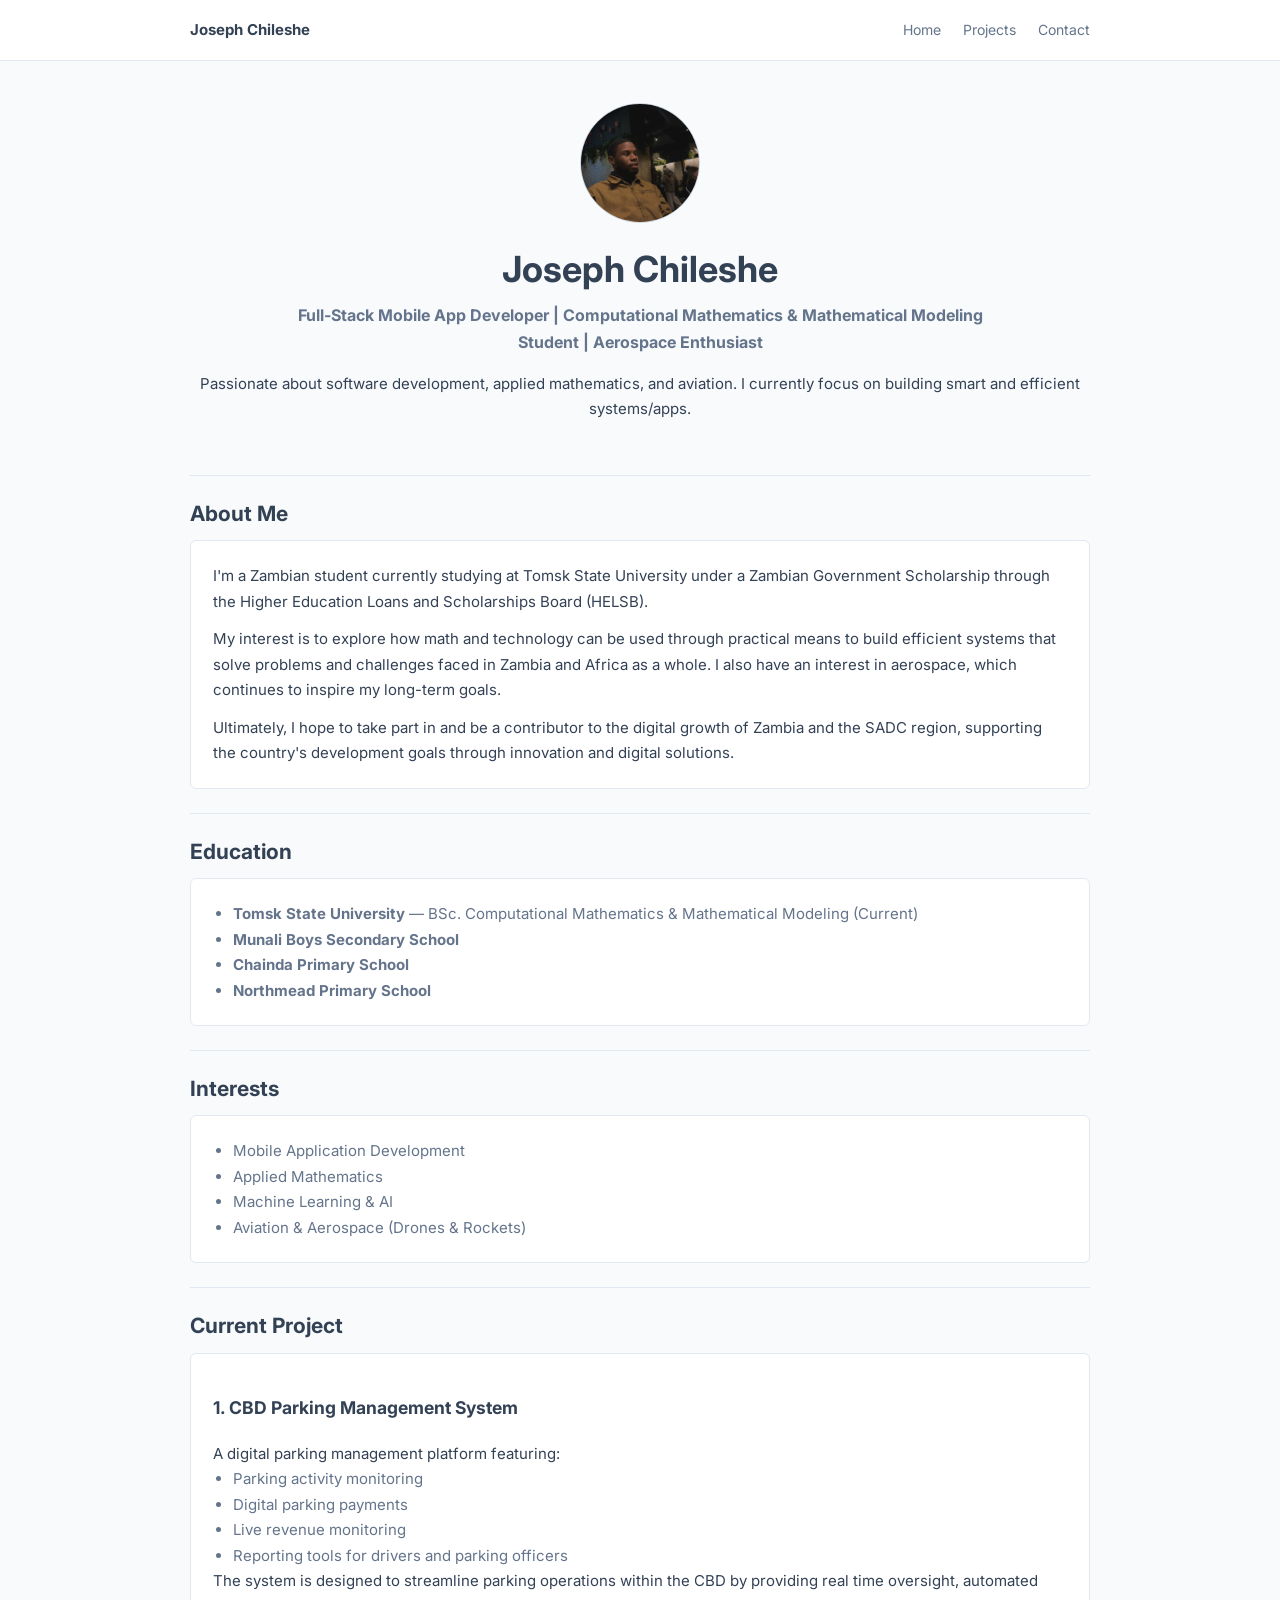
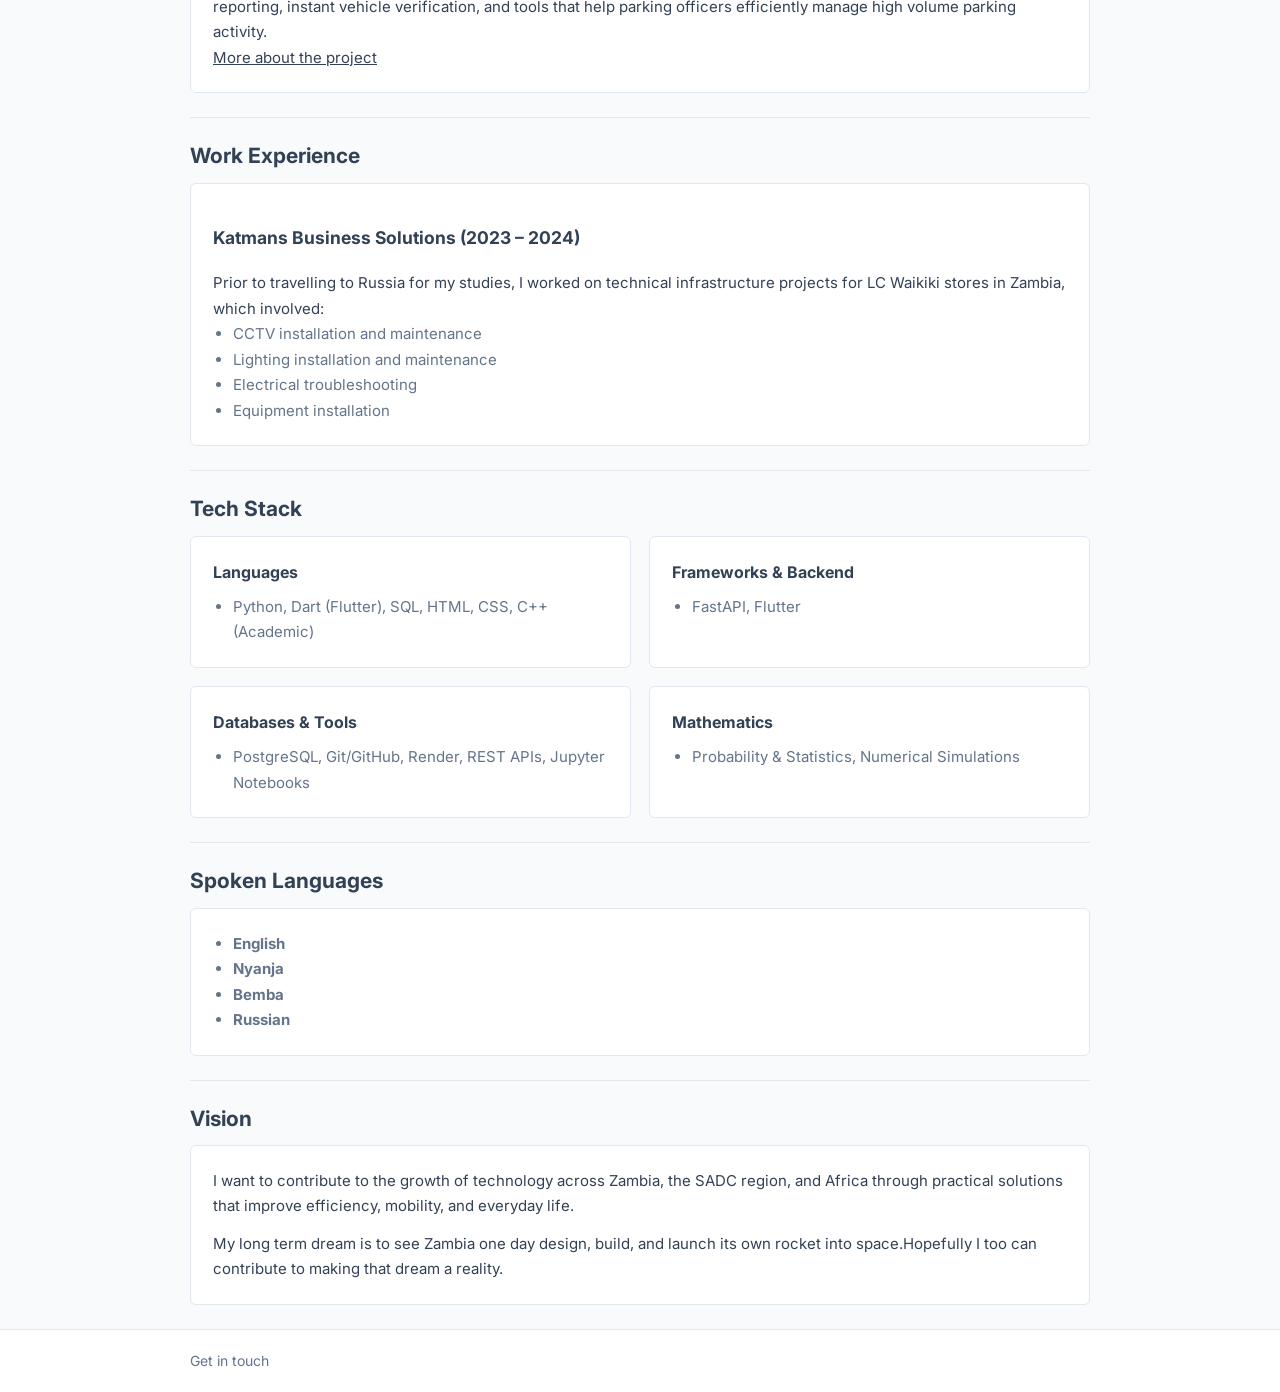
<file: index.html>
<!DOCTYPE html>
<html lang="en">
<head>
  <meta charset="UTF-8">
  <meta name="viewport" content="width=device-width, initial-scale=1">
  <meta name="description" content="Joseph Chileshe — Full-Stack Mobile App Developer, Computational Mathematics and Mathematical Modeling student, and Aerospace Enthusiast.">
  <title>Joseph Chileshe | Home</title>
  <link rel="preconnect" href="https://fonts.googleapis.com">
  <link rel="preconnect" href="https://fonts.gstatic.com" crossorigin>
  <link href="https://fonts.googleapis.com/css2?family=Inter:wght@400;500;600;700&display=swap" rel="stylesheet">
  <link rel="stylesheet" href="style.css">
  <script src="script.js" defer></script>
</head>
<body>
  <header class="site-header">
    <nav class="navigation container" aria-label="Main navigation">
      <a class="brand" href="index.html">Joseph Chileshe</a>
      <div class="nav-links">
        <a href="index.html">Home</a>
        <a href="projects.html">Projects</a>
        <a href="contact.html">Contact</a>
      </div>
    </nav>
  </header>

  <main id="top">
    <!-- 1. HERO SECTION -->
    <section class="hero container">
      <img class="portrait-placeholder" src="profile.jpg" alt="Joseph Chileshe">
      <h1>Joseph Chileshe</h1>
      <p class="hero-subtitle"><strong>Full-Stack Mobile App Developer | Computational Mathematics &amp; Mathematical Modeling Student | Aerospace Enthusiast</strong></p>
      
      <p class="hero-intro">Passionate about software development, applied mathematics, and aviation. I currently focus on building smart and efficient systems/apps. </p>
    </section>

    <!-- 2. ABOUT ME -->
    <section class="section container" aria-labelledby="about-heading">
      <h2 id="about-heading">About Me</h2>
      <div class="content-card">
        <p>I'm a Zambian student currently studying at Tomsk State University under a Zambian Government Scholarship through the Higher Education Loans and Scholarships Board (HELSB).</p>
        
        <p>My interest is to explore how math and technology can be used through practical means to build efficient systems that solve problems and challenges faced in Zambia and Africa as a whole. I also have an interest in aerospace, which continues to inspire my long-term goals.</p>
        
        <p>Ultimately, I hope to take part in and be a contributor to the digital growth of Zambia and the SADC region, supporting the country's development goals through innovation and digital solutions.</p>
      </div>
    </section>

    <!-- 3. EDUCATION -->
    <section class="section container" aria-labelledby="education-heading">
      <h2 id="education-heading">Education</h2>
      <div class="content-card">
        <ul class="simple-list">
          <li><strong>Tomsk State University</strong> — BSc. Computational Mathematics & Mathematical Modeling (Current)</li>
          <li><strong>Munali Boys Secondary School</strong></li>
          <li><strong>Chainda Primary School</strong></li>
          <li><strong>Northmead Primary School</strong></li>
        </ul>
      </div>
    </section>


    <!-- 8. INTERESTS -->
    <section class="section container" aria-labelledby="interests-heading">
      <h2 id="interests-heading">Interests</h2>
      <div class="content-card">
        <ul class="simple-list">
          <li>Mobile Application Development</li>
          <li>Applied Mathematics</li>
          <li>Machine Learning & AI</li>
          <li>Aviation & Aerospace (Drones & Rockets)</li>
        </ul>
      </div>
    </section>


     <!-- 7. PROJECTS -->
    <section class="section container" aria-labelledby="project-heading">
      <h2 id="project-heading">Current Project</h2>
      <article class="content-card">
        <h3>1. CBD Parking Management System</h3>
        <p>A digital parking management platform featuring:</p>
        <ul class="simple-list">
          <li>Parking activity monitoring</li>
          <li>Digital parking payments</li>
          <li>Live revenue monitoring</li>
          <li>Reporting tools for drivers and parking officers</li>
        </ul>
        <p>The system is designed to streamline parking operations within the CBD by providing real time oversight, automated reporting, instant vehicle verification, and tools that help parking officers efficiently manage high volume parking activity.</p>
        <a class="text-link" href="projects.html">More about the project</a>
      </article>
    </section>

    <!-- 4. WORK EXPERIENCE -->
    <section class="section container" aria-labelledby="experience-heading">
      <h2 id="experience-heading">Work Experience</h2>
      <article class="content-card">
        <h3>Katmans Business Solutions <span class="normal-weight">(2023 – 2024)</span></h3>
        <p>Prior to travelling to Russia for my studies, I worked on technical infrastructure projects for LC Waikiki stores in Zambia, which involved:</p>
        <ul class="simple-list">
          <li>CCTV installation and maintenance</li>
          <li>Lighting installation and maintenance</li>
          <li>Electrical troubleshooting</li>
          <li>Equipment installation</li>
        </ul>
      </article>
    </section>

    <!-- 5. TECH STACK -->
    <section class="section container" aria-labelledby="stack-heading">
      <h2 id="stack-heading">Tech Stack</h2>
      <div class="stack-grid">
        <div class="content-card">
          <h3>Languages</h3>
          <ul class="simple-list">
            <li>Python, Dart (Flutter), SQL, HTML, CSS, C++ (Academic)</li>
          </ul>
        </div>
        <div class="content-card">
          <h3>Frameworks &amp; Backend</h3>
          <ul class="simple-list">
            <li>FastAPI, Flutter</li>
          </ul>
        </div>
        <div class="content-card">
          <h3>Databases &amp; Tools</h3>
          <ul class="simple-list">
            <li>PostgreSQL, Git/GitHub, Render, REST APIs, Jupyter Notebooks</li>
          </ul>
        </div>
        <div class="content-card">
          <h3>Mathematics</h3>
          <ul class="simple-list">
            <li>Probability & Statistics, Numerical Simulations</li>
          </ul>
        </div>
      </div>
    </section>

    <!-- 6. SPOKEN LANGUAGES -->
    <section class="section container" aria-labelledby="languages-heading">
      <h2 id="languages-heading">Spoken Languages</h2>
      <div class="content-card">
        <ul class="simple-list">
          <li><strong>English</strong></li>
          <li><strong>Nyanja</strong></li>
          <li><strong>Bemba</strong></li>
          <li><strong>Russian</strong></li>
        </ul>
      </div>
    </section>

   

    

    <!-- 9. VISION -->
    <section class="section container" aria-labelledby="vision-heading">
      <h2 id="vision-heading">Vision</h2>
      <div class="content-card">
        <p>I want to contribute to the growth of technology across Zambia, the SADC region, and Africa through practical solutions that improve efficiency, mobility, and everyday life.</p>
        <p>My long term dream is to see Zambia one day design, build, and launch its own rocket into space.Hopefully I too can contribute to making that dream a reality.</p>
      </div>
    </section>
  </main>

  <footer class="site-footer">
    <div class="container footer-content">
      <a href="contact.html">Get in touch</a>
    </div>
  </footer>
</body>
</html>
</file>
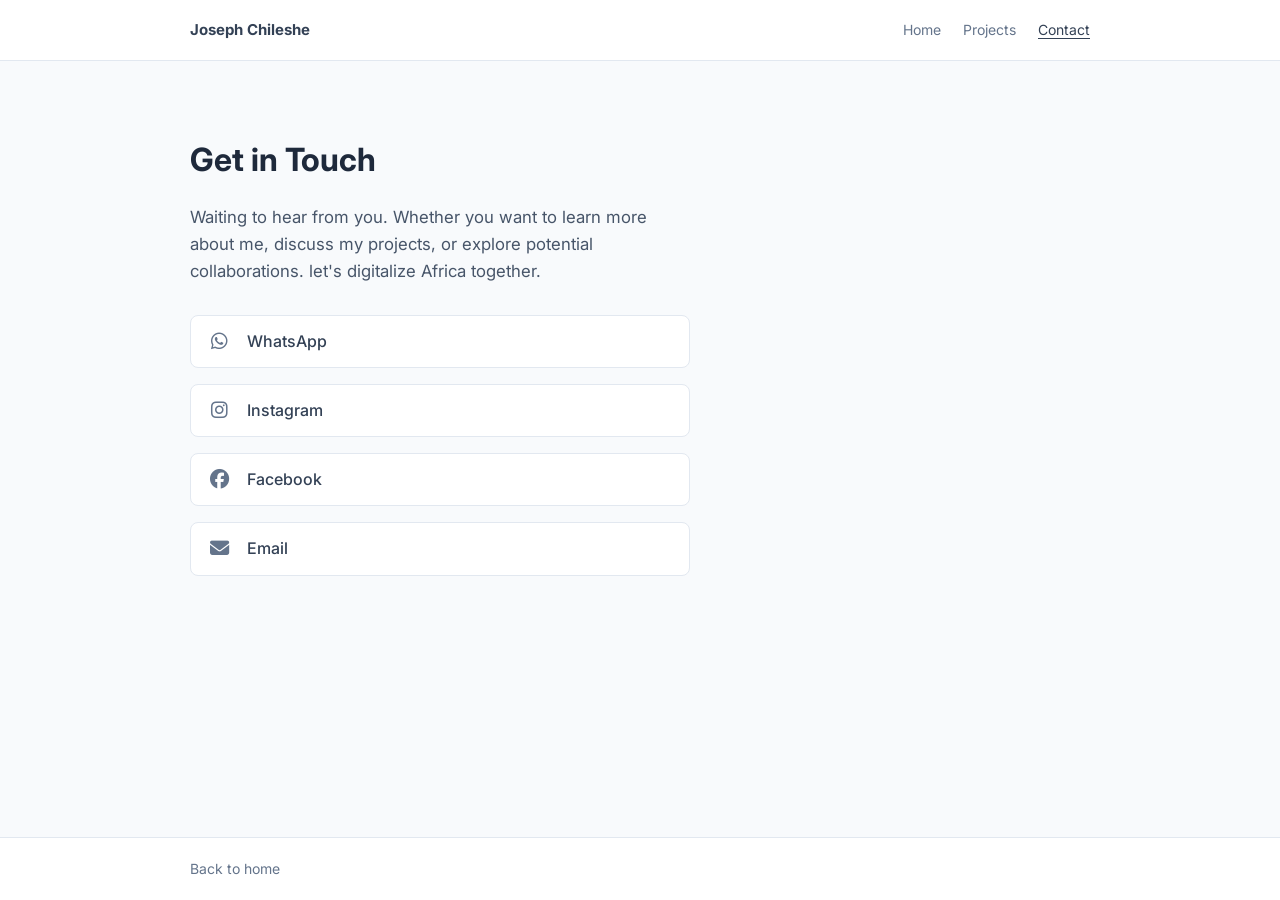
<file: contact.html>
<!DOCTYPE html>
<html lang="en">
<head>
  <meta charset="UTF-8">
  <meta name="viewport" content="width=device-width, initial-scale=1">
  <meta name="description" content="Contact Joseph Chileshe.">
  <title>Contact | Joseph Chileshe</title>
  <link rel="preconnect" href="https://fonts.googleapis.com">
  <link rel="preconnect" href="https://fonts.gstatic.com" crossorigin>
  <link href="https://fonts.googleapis.com/css2?family=Inter:wght@400;500;600;700&display=swap" rel="stylesheet">
  
  <!-- FontAwesome for Icons -->
  <link rel="stylesheet" href="https://cdnjs.cloudflare.com/ajax/libs/font-awesome/6.4.0/css/all.min.css">
  
  <link rel="stylesheet" href="style.css">
  <script src="script.js" defer></script>
  
  <!-- Small style block for the list design -->
  <style>
    .contact-list {
      display: flex;
      flex-direction: column;
      gap: 16px;
      margin-top: 20px;
    }
    .contact-item {
      display: flex; 
      align-items: center; 
      gap: 16px; 
      padding: 12px 16px;
      background-color: #FFFFFF;
      border: 1px solid #E2E8F0;
      border-radius: 8px;
      color: #334155; 
      text-decoration: none; 
      font-size: 1rem; 
      font-weight: 500; 
      transition: all 0.2s ease;
    }
    .contact-item:hover {
      border-color: #94A3B8;
      background-color: #F8FAFC;
      transform: translateX(4px); /* Slight slide effect on hover */
    }
    .contact-item i {
      font-size: 1.2rem;
      color: #64748B;
      width: 24px;
      text-align: center;
    }
  </style>
</head>
<body>
  <header class="site-header">
    <nav class="navigation container" aria-label="Main navigation">
      <a class="brand" href="index.html">Joseph Chileshe</a>
      <div class="nav-links">
        <a href="index.html">Home</a>
        <a href="projects.html">Projects</a>
        <a href="contact.html" aria-current="page">Contact</a>
      </div>
    </nav>
  </header>

  <main class="container page-main">
    <!-- Left-aligned layout to match the rest of the site -->
    <div style="max-width: 500px; margin-top: 30px;">
      
      <h1 style="font-size: 2rem; color: #1E293B; margin-bottom: 10px;">Get in Touch</h1>
      
      <p style="color: #475569; font-size: 1.05rem; line-height: 1.6; margin-bottom: 30px;">
        Waiting to hear from you. Whether you want to learn more about me, discuss my projects, or explore potential collaborations. let's digitalize Africa together.
      </p>
      
      <!-- Clean vertical list -->
      <div class="contact-list">
        
        <!-- WhatsApp -->
        <a href="https://wa.me/79969793987" target="_blank" rel="noopener noreferrer" class="contact-item">
          <i class="fab fa-whatsapp"></i>
          WhatsApp
        </a>

        <!-- Instagram -->
        <a href="https://www.instagram.com/joseph_chileshe__" target="_blank" rel="noopener noreferrer" class="contact-item">
          <i class="fab fa-instagram"></i>
          Instagram
        </a>

        <!-- Facebook -->
        <a href="https://www.facebook.com/profile.php?id=61571620946299" target="_blank" rel="noopener noreferrer" class="contact-item">
          <i class="fab fa-facebook"></i>
          Facebook
        </a>

        <!-- Email -->
        <a href="mailto:josephchileshe09721@gmail.com" class="contact-item">
          <i class="fas fa-envelope"></i>
          Email
        </a>

      </div>
    </div>
  </main>

  <footer class="site-footer">
    <div class="container footer-content">
      <a href="index.html">Back to home</a>
    </div>
  </footer>
</body>
</html>
</file>
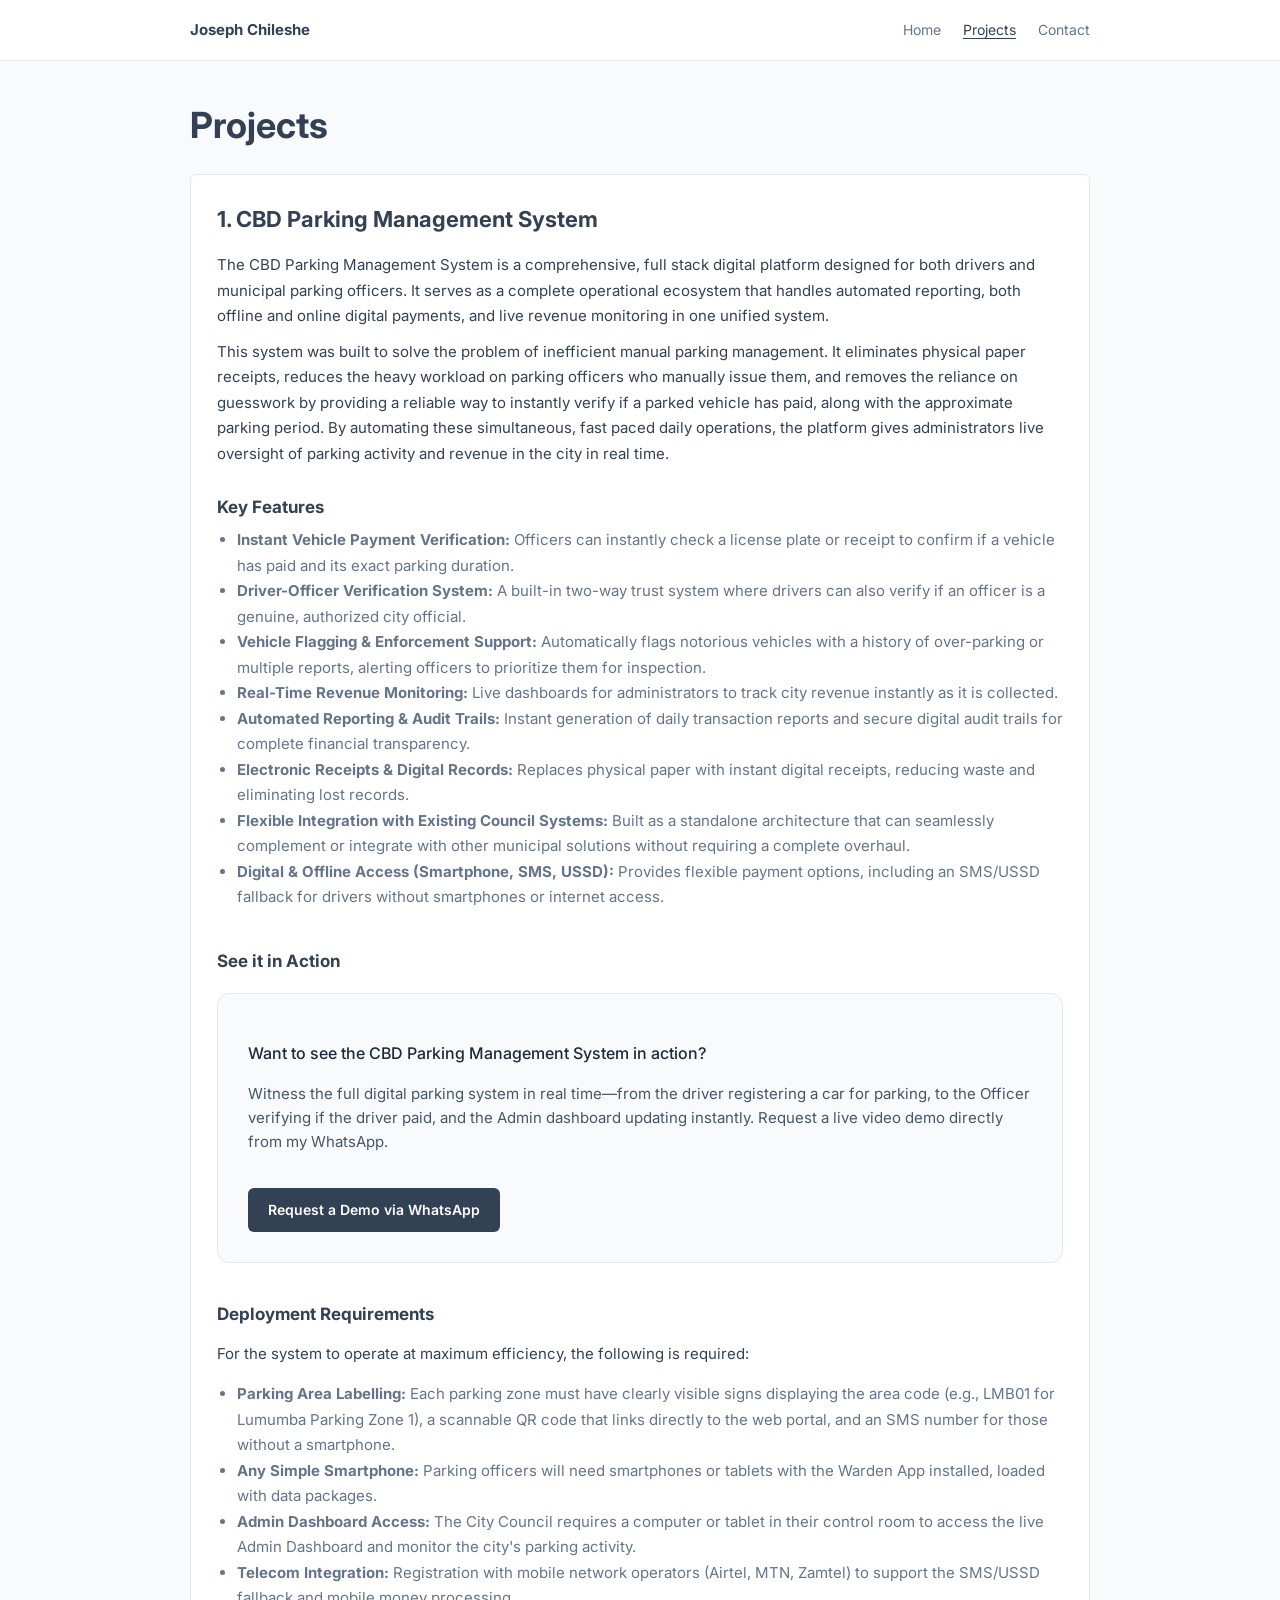
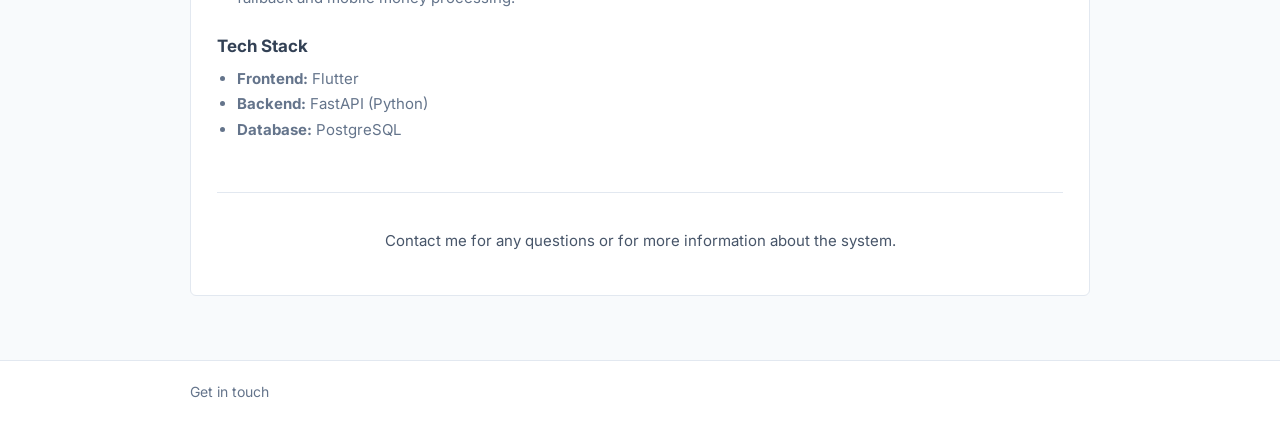
<file: projects.html>
<!DOCTYPE html>
<html lang="en">
<head>
  <meta charset="UTF-8">
  <meta name="viewport" content="width=device-width, initial-scale=1">
  <meta name="description" content="Joseph Chileshe's CBD Parking Management System project.">
  <title>Projects | Joseph Chileshe</title>
  <link rel="preconnect" href="https://fonts.googleapis.com">
  <link rel="preconnect" href="https://fonts.gstatic.com" crossorigin>
  <link href="https://fonts.googleapis.com/css2?family=Inter:wght@400;500;600;700&display=swap" rel="stylesheet">
  <link rel="stylesheet" href="style.css">
  <script src="script.js" defer></script>
</head>
<body>
  <header class="site-header">
    <nav class="navigation container" aria-label="Main navigation">
      <a class="brand" href="index.html">Joseph Chileshe</a>
      <div class="nav-links">
        <a href="index.html">Home</a>
        <a href="projects.html" aria-current="page">Projects</a>
        <a href="contact.html">Contact</a>
      </div>
    </nav>
  </header>

  <main class="container page-main">
    <header class="page-intro">
      <h1>Projects</h1>
    </header>

    <article class="project-case-study">
      <div class="project-content">
        <h2>1. CBD Parking Management System</h2>
        
        <p>The CBD Parking Management System is a comprehensive, full stack digital platform designed for both drivers and municipal parking officers. It serves as a complete operational ecosystem that handles automated reporting, both offline and online digital payments, and live revenue monitoring in one unified system.</p>

        <p>This system was built to solve the problem of inefficient manual parking management. It eliminates physical paper receipts, reduces the heavy workload on parking officers who manually issue them, and removes the reliance on guesswork by providing a reliable way to instantly verify if a parked vehicle has paid, along with the approximate parking period. By automating these simultaneous, fast paced daily operations, the platform gives administrators live oversight of parking activity and revenue in the city in real time.</p>
        
        <!-- MOVED KEY FEATURES UP HERE -->
        <section class="project-subsection" aria-labelledby="features-heading" style="margin-top: 30px;">
          <h3 id="features-heading">Key Features</h3>
          <ul class="simple-list">
            <li><strong>Instant Vehicle Payment Verification:</strong> Officers can instantly check a license plate or receipt to confirm if a vehicle has paid and its exact parking duration.</li>
            <li><strong>Driver-Officer Verification System:</strong> A built-in two-way trust system where drivers can also verify if an officer is a genuine, authorized city official.</li>
            <li><strong>Vehicle Flagging & Enforcement Support:</strong> Automatically flags notorious vehicles with a history of over-parking or multiple reports, alerting officers to prioritize them for inspection.</li>
            <li><strong>Real-Time Revenue Monitoring:</strong> Live dashboards for administrators to track city revenue instantly as it is collected.</li>
            <li><strong>Automated Reporting & Audit Trails:</strong> Instant generation of daily transaction reports and secure digital audit trails for complete financial transparency.</li>
            <li><strong>Electronic Receipts & Digital Records:</strong> Replaces physical paper with instant digital receipts, reducing waste and eliminating lost records.</li>
            <li><strong>Flexible Integration with Existing Council Systems:</strong> Built as a standalone architecture that can seamlessly complement or integrate with other municipal solutions without requiring a complete overhaul.</li>
            <li><strong>Digital & Offline Access (Smartphone, SMS, USSD):</strong> Provides flexible payment options, including an SMS/USSD fallback for drivers without smartphones or internet access.</li>
          </ul>
        </section>

        <!-- SEE IT IN ACTION MOVED BELOW FEATURES -->
        <section class="project-subsection" style="margin-bottom: 40px; margin-top: 40px;">
          <h3>See it in Action</h3>
          
          <div style="margin-top: 20px; padding: 30px; background-color: #F8FAFC; border-radius: 12px; border: 1px solid #E2E8F0;">
            <p style="font-size: 16px; color: #1E293B; margin-bottom: 12px; font-weight: 500;">
              Want to see the CBD Parking Management System in action?
            </p>
            
            <p style="color: #475569; font-size: 15px; line-height: 1.6; margin-bottom: 24px;">
              Witness the full digital parking system in real time—from the driver registering a car for parking, to the Officer verifying if the driver paid, and the Admin dashboard updating instantly. Request a live video demo directly from my WhatsApp.
            </p>
            
            <a href="https://wa.me/79969793987?text=Hi%20Joseph,%20I%20saw%20your%20CBD%20Parking%20project%20and%20would%20love%20to%20request%20a%20live%20demo!" 
               target="_blank" 
               style="display: inline-block; background-color: #334155; color: #FFFFFF; padding: 10px 20px; border-radius: 6px; text-decoration: none; font-weight: 600; font-size: 14px; margin-top: 10px;">
               Request a Demo via WhatsApp
            </a>
          </div>
        </section>

        <section class="project-subsection" aria-labelledby="requirements-heading">
          <h3 id="requirements-heading">Deployment Requirements</h3>
          <p>For the system to operate at maximum efficiency, the following is required:</p>
          <ul class="simple-list">
            <li><strong>Parking Area Labelling:</strong> Each parking zone must have clearly visible signs displaying the area code (e.g., LMB01 for Lumumba Parking Zone 1), a scannable QR code that links directly to the web portal, and an SMS number for those without a smartphone.</li>
            <li><strong>Any Simple Smartphone:</strong> Parking officers will need smartphones or tablets with the Warden App installed, loaded with data packages.</li>
            <li><strong>Admin Dashboard Access:</strong> The City Council requires a computer or tablet in their control room to access the live Admin Dashboard and monitor the city's parking activity.</li>
            <li><strong>Telecom Integration:</strong> Registration with mobile network operators (Airtel, MTN, Zamtel) to support the SMS/USSD fallback and mobile money processing.</li>
          </ul>
        </section> 

        <section class="project-subsection" aria-labelledby="project-stack-heading">
          <h3 id="project-stack-heading">Tech Stack</h3>
          <ul class="simple-list">
            <li><strong>Frontend:</strong> Flutter</li>
            <li><strong>Backend:</strong> FastAPI (Python)</li>
            <li><strong>Database:</strong> PostgreSQL</li>
          </ul>
        </section>

        <div style="margin-top: 50px; padding-top: 20px; border-top: 1px solid #E2E8F0; text-align: center;">
          <p style="font-size: 15px; color: #475569;">
            Contact me for any questions or for more information about the system.
          </p>
        </div>

      </div>
    </article>
  </main>

  <footer class="site-footer">
    <div class="container footer-content">
      <a href="contact.html">Get in touch</a>
    </div>
  </footer>
</body>
</html>
</file>
<file: style.css>
:root {
  --slate: #334155;
  --white: #ffffff;
  --background: #f8fafc;
  --muted: #64748b;
  --border: #e2e8f0;
  --content-width: 900px;
}

* {
  box-sizing: border-box;
}

html {
  scroll-behavior: smooth;
}

body {
  margin: 0;
  background: var(--background);
  color: var(--slate);
  font-family: "Inter", sans-serif;
  font-size: 15px;
  line-height: 1.7;
}

a {
  color: inherit;
}

a:focus-visible,
button:focus-visible,
input:focus-visible,
textarea:focus-visible {
  outline: 3px solid #94a3b8;
  outline-offset: 3px;
}

.container {
  width: min(var(--content-width), calc(100% - 40px));
  margin-inline: auto;
}

.site-header {
  border-bottom: 1px solid var(--border);
  background: var(--white);
}

.navigation {
  min-height: 60px;
  display: flex;
  align-items: center;
  justify-content: space-between;
  gap: 20px;
}

.brand {
  color: var(--slate);
  font-weight: 700;
  text-decoration: none;
}

.nav-links {
  display: flex;
  gap: 22px;
}

.nav-links a,
.site-footer a {
  color: var(--muted);
  font-size: 14px;
  text-decoration: none;
}

.nav-links a:hover,
.nav-links a[aria-current="page"],
.site-footer a:hover,
.connect-section a:hover {
  color: var(--slate);
  text-decoration: underline;
  text-underline-offset: 3px;
}

.hero {
  padding-block: 42px 38px;
  text-align: center;
}

.portrait-placeholder {
  width: 120px;
  height: 120px;
  margin: 0 auto 16px;
  border: 1px solid #cbd5e1;
  border-radius: 50%;
  background: #e2e8f0;
  object-fit: cover;
  object-position: center 35%;
}

.hero h1,
.page-intro h1 {
  margin: 0;
  color: var(--slate);
  font-size: clamp(28px, 5vw, 36px);
  line-height: 1.25;
}

.hero-subtitle {
  max-width: 720px;
  margin: 10px auto 0;
  color: var(--muted);
  font-size: 16px;
}

.section {
  padding-block: 24px;
  border-top: 1px solid var(--border);
}

.section h2,
.project-subsection h3,
.connect-section h2 {
  margin: 0 0 12px;
  color: var(--slate);
  font-size: 21px;
  line-height: 1.35;
}

.content-card {
  padding: 22px;
  border: 1px solid var(--border);
  border-radius: 6px;
  background: var(--white);
}

.content-card p {
  margin: 0;
}

.content-card p + p {
  margin-top: 12px;
}

.stack-grid {
  display: grid;
  grid-template-columns: repeat(2, minmax(0, 1fr));
  gap: 18px;
}

.stack-grid h3 {
  margin: 0 0 8px;
  color: var(--slate);
  font-size: 16px;
}

.simple-list {
  margin: 0;
  padding-left: 20px;
  color: var(--muted);
}

.page-main {
  min-height: calc(100vh - 124px);
  padding-block: 42px 64px;
}

.page-intro {
  margin-bottom: 26px;
}

.page-intro > p:last-child {
  margin: 8px 0 0;
  color: var(--muted);
}

.project-case-study {
  overflow: hidden;
  border: 1px solid var(--border);
  border-radius: 6px;
  background: var(--white);
}

.project-placeholder {
  min-height: 260px;
  display: grid;
  place-items: center;
  background: #e2e8f0;
  color: var(--muted);
  font-size: 14px;
}

.project-content {
  padding: 26px;
}

.project-content h2 {
  margin: 0 0 14px;
  color: var(--slate);
  font-size: 22px;
}

.project-content > p {
  margin: 10px 0;
}

.project-subsection {
  margin-top: 24px;
}

.project-subsection h3 {
  margin-bottom: 8px;
  font-size: 17px;
}

.contact-form {
  display: grid;
  gap: 16px;
  max-width: 620px;
  padding: 22px;
  border: 1px solid var(--border);
  border-radius: 6px;
  background: var(--white);
}

.form-field {
  display: grid;
  gap: 6px;
}

.form-field label {
  font-size: 14px;
  font-weight: 600;
}

.form-field input,
.form-field textarea {
  width: 100%;
  padding: 10px 11px;
  border: 1px solid #cbd5e1;
  border-radius: 4px;
  background: var(--white);
  color: var(--slate);
  font: inherit;
}

.form-field textarea {
  resize: vertical;
}

.button {
  display: inline-block;
  justify-self: start;
  padding: 9px 16px;
  border: 1px solid var(--slate);
  border-radius: 4px;
  background: var(--slate);
  color: var(--white);
  font: inherit;
  font-size: 14px;
  cursor: pointer;
}

.button:hover {
  background: #1e293b;
}

.form-note {
  margin: 0;
  color: var(--muted);
  font-size: 12px;
}

.connect-section {
  margin-top: 30px;
}

.connect-section p {
  margin: 5px 0;
}

.connect-section a {
  color: var(--muted);
}

.site-footer {
  border-top: 1px solid var(--border);
  background: var(--white);
}

.footer-content {
  min-height: 62px;
  display: flex;
  align-items: center;
  justify-content: space-between;
  gap: 12px;
}

.footer-content p {
  margin: 0;
  color: var(--muted);
  font-size: 13px;
}

@media (max-width: 600px) {
  .container {
    width: min(var(--content-width), calc(100% - 32px));
  }

  .navigation {
    min-height: 58px;
    gap: 12px;
  }

  .nav-links {
    gap: 14px;
  }

  .nav-links a {
    font-size: 13px;
  }

  .hero {
    padding-block: 32px;
  }

  .stack-grid {
    grid-template-columns: 1fr;
    gap: 12px;
  }

  .project-placeholder {
    min-height: 200px;
  }

  .project-content,
  .contact-form {
    padding: 20px;
  }
}
</file>
